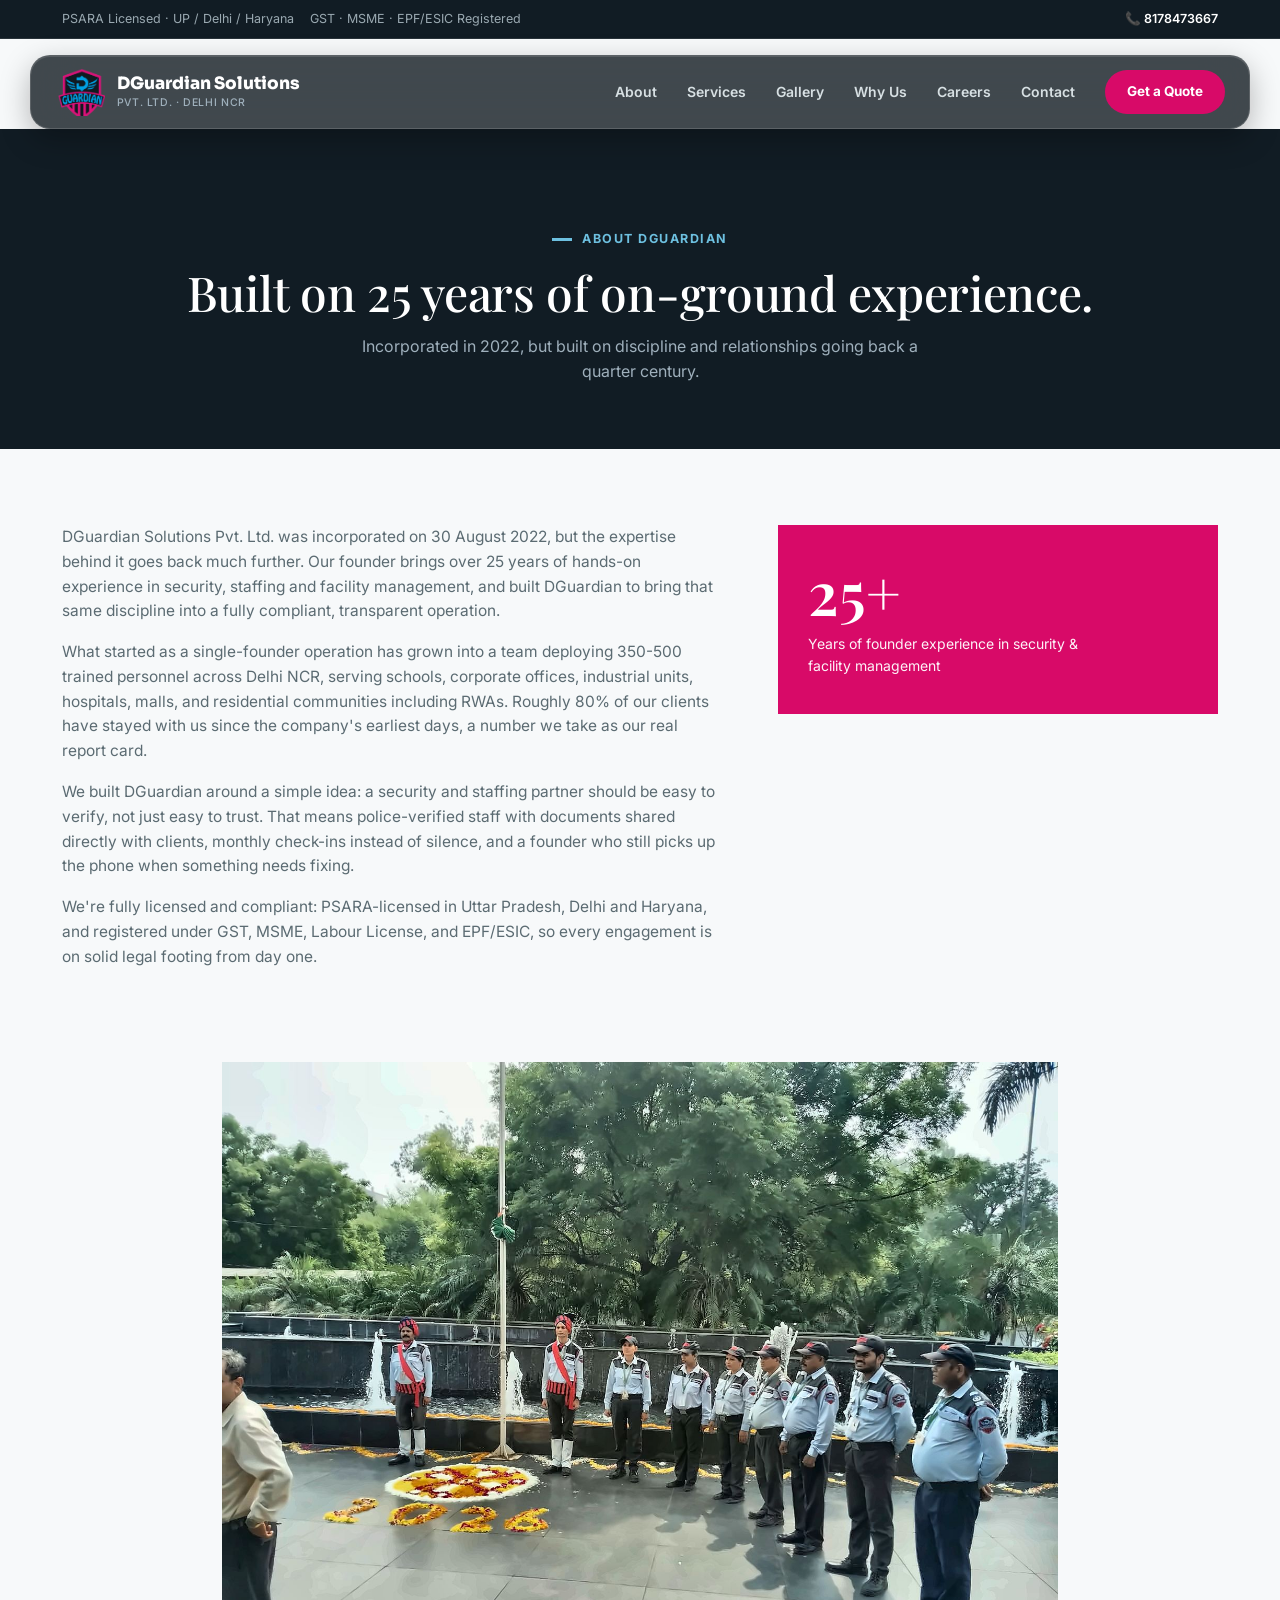
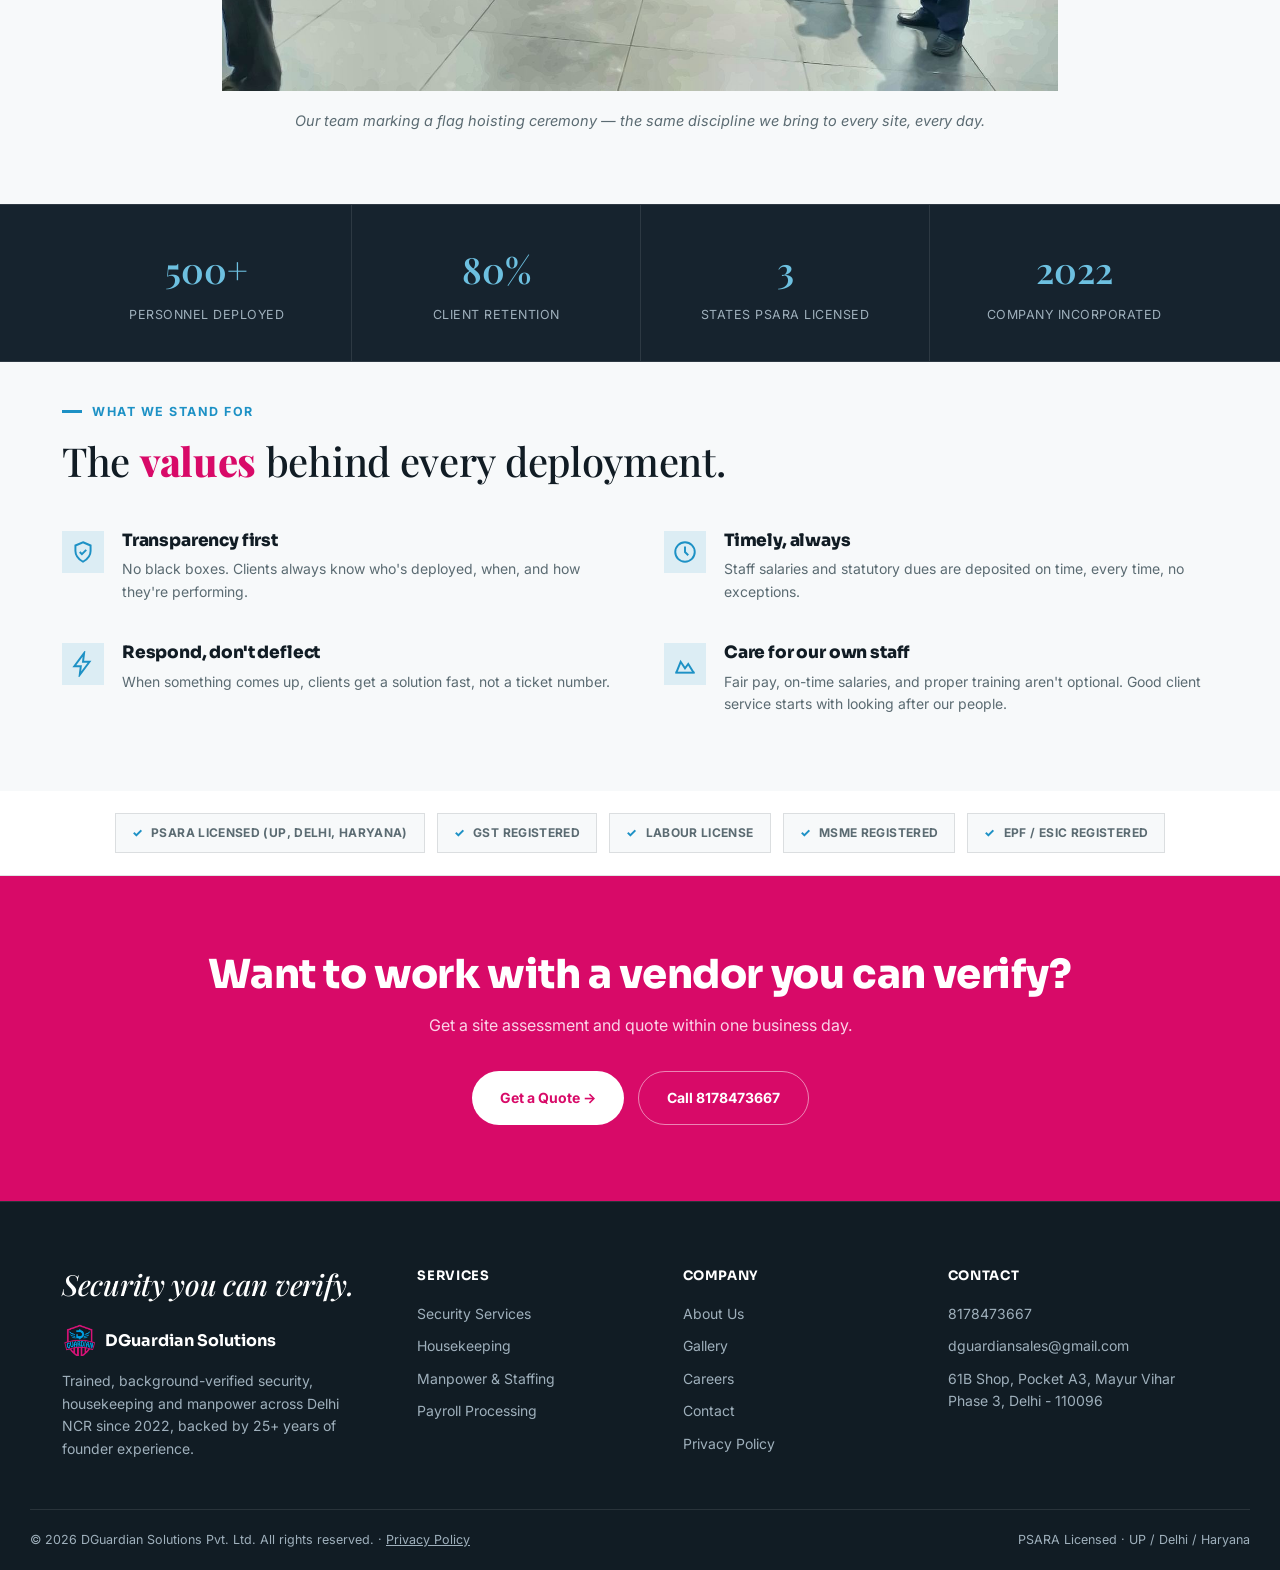
<file: about.html>
<!DOCTYPE html>
<html lang="en">
<head>
<meta charset="UTF-8">
<meta name="viewport" content="width=device-width, initial-scale=1.0">
<title>About Us | DGuardian Solutions Pvt. Ltd.</title>
<link rel="stylesheet" href="style.css">
</head>
<body>

<div class="topbar">
  <div class="wrap">
    <div class="badges">
      <span>PSARA Licensed · UP / Delhi / Haryana</span>
      <span>GST · MSME · EPF/ESIC Registered</span>
    </div>
    <div><a href="tel:+918178473667">📞 8178473667</a></div>
  </div>
</div>

<header class="nav">
  <div class="wrap navrow">
    <div class="brand">
      <a href="index.html" style="display:flex; align-items:center; gap:12px;">
      <img src="logo.png" alt="DGuardian Solutions logo">
      <div class="name">DGuardian Solutions<span>Pvt. Ltd. · Delhi NCR</span></div>
      </a>
    </div>
    <nav class="links">
      <a href="about.html">About</a>
      <a href="index.html#services">Services</a>
      <a href="gallery.html">Gallery</a>
      <a href="index.html#why">Why Us</a>
      <a href="careers.html">Careers</a>
      <a href="contact.html">Contact</a>
      <a href="contact.html" class="nav-cta">Get a Quote</a>
    </nav>
    <button class="burger">☰</button>
  </div>
</header>

<section class="page-hero">
  <div class="wrap">
    <div class="marker on-dark" style="justify-content:center;">About DGuardian</div>
    <h1>Built on 25 years of on-ground experience.</h1>
    <p>Incorporated in 2022, but built on discipline and relationships going back a quarter century.</p>
  </div>
</section>

<section>
  <div class="wrap">
    <div class="about-grid">
      <div class="about-copy">
        <p>DGuardian Solutions Pvt. Ltd. was incorporated on 30 August 2022, but the expertise behind it goes back much further. Our founder brings over 25 years of hands-on experience in security, staffing and facility management, and built DGuardian to bring that same discipline into a fully compliant, transparent operation.</p>
        <p>What started as a single-founder operation has grown into a team deploying 350-500 trained personnel across Delhi NCR, serving schools, corporate offices, industrial units, hospitals, malls, and residential communities including RWAs. Roughly 80% of our clients have stayed with us since the company's earliest days, a number we take as our real report card.</p>
        <p>We built DGuardian around a simple idea: a security and staffing partner should be easy to verify, not just easy to trust. That means police-verified staff with documents shared directly with clients, monthly check-ins instead of silence, and a founder who still picks up the phone when something needs fixing.</p>
        <p>We're fully licensed and compliant: PSARA-licensed in Uttar Pradesh, Delhi and Haryana, and registered under GST, MSME, Labour License, and EPF/ESIC, so every engagement is on solid legal footing from day one.</p>
      </div>
      <div class="founder-card">
        <div class="big-num">25+</div>
        <div class="cap">Years of founder experience in security &amp; facility management</div>
      </div>
    </div>
  </div>
</section>

<section class="photo-moment">
  <div class="wrap">
    <img src="flag-ceremony.jpg" alt="DGuardian Solutions staff at a flag hoisting ceremony">
    <p class="photo-caption">Our team marking a flag hoisting ceremony — the same discipline we bring to every site, every day.</p>
  </div>
</section>

<div class="stats-band">
  <div class="wrap row">
    <div class="cell"><div class="n">500+</div><div class="l">Personnel Deployed</div></div>
    <div class="cell"><div class="n">80%</div><div class="l">Client Retention</div></div>
    <div class="cell"><div class="n">3</div><div class="l">States PSARA Licensed</div></div>
    <div class="cell"><div class="n">2022</div><div class="l">Company Incorporated</div></div>
  </div>
</div>

<section class="why">
  <div class="wrap">
    <div class="sec-head">
      <div class="marker">What we stand for</div>
      <h2>The <span class="em">values</span> behind every deployment.</h2>
    </div>
    <div class="why-grid">
      <div class="why-item">
        <div class="icon-badge"><svg class="icon" viewBox="0 0 24 24" width="22" height="22"><path d="M12 3l7 3v5c0 4.5-3 7.7-7 10-4-2.3-7-5.5-7-10V6l7-3z"/><path d="M9 12l2 2 4-4"/></svg></div>
        <div><h4>Transparency first</h4><p>No black boxes. Clients always know who's deployed, when, and how they're performing.</p></div>
      </div>
      <div class="why-item">
        <div class="icon-badge"><svg class="icon" viewBox="0 0 24 24" width="22" height="22"><circle cx="12" cy="12" r="9"/><path d="M12 7v5l3 3"/></svg></div>
        <div><h4>Timely, always</h4><p>Staff salaries and statutory dues are deposited on time, every time, no exceptions.</p></div>
      </div>
      <div class="why-item">
        <div class="icon-badge"><svg class="icon" viewBox="0 0 24 24" width="22" height="22"><path d="M13 2L4 14h6l-1 8 9-12h-6l1-8z"/></svg></div>
        <div><h4>Respond, don't deflect</h4><p>When something comes up, clients get a solution fast, not a ticket number.</p></div>
      </div>
      <div class="why-item">
        <div class="icon-badge"><svg class="icon" viewBox="0 0 24 24" width="22" height="22"><path d="M4 20l4-10 4 6 3-4 5 8"/><path d="M3 20h18"/></svg></div>
        <div><h4>Care for our own staff</h4><p>Fair pay, on-time salaries, and proper training aren't optional. Good client service starts with looking after our people.</p></div>
      </div>
    </div>
  </div>
</section>

<div class="compliance">
  <div class="wrap">
    <div class="comp-chip"><span class="tick">✓</span> PSARA Licensed (UP, Delhi, Haryana)</div>
    <div class="comp-chip"><span class="tick">✓</span> GST Registered</div>
    <div class="comp-chip"><span class="tick">✓</span> Labour License</div>
    <div class="comp-chip"><span class="tick">✓</span> MSME Registered</div>
    <div class="comp-chip"><span class="tick">✓</span> EPF / ESIC Registered</div>
  </div>
</div>

<section class="cta-band">
  <div class="wrap">
    <h2>Want to work with a vendor you can verify?</h2>
    <p>Get a site assessment and quote within one business day.</p>
    <div class="cta-row">
      <a href="contact.html" class="btn btn-primary">Get a Quote →</a>
      <a href="tel:+918178473667" class="btn btn-outline">Call 8178473667</a>
    </div>
  </div>
</section>

<footer>
  <div class="wrap foot-grid">
    <div class="foot-col">
      <div class="foot-tagline">Security you can verify.</div>
      <div class="foot-brand"><img src="logo.png" alt="DGuardian logo"><span>DGuardian Solutions</span></div>
      <p>Trained, background-verified security, housekeeping and manpower across Delhi NCR since 2022, backed by 25+ years of founder experience.</p>
    </div>
    <div class="foot-col">
      <h5>Services</h5>
      <ul>
        <li><a href="index.html#services">Security Services</a></li>
        <li><a href="index.html#services">Housekeeping</a></li>
        <li><a href="index.html#services">Manpower &amp; Staffing</a></li>
        <li><a href="index.html#services">Payroll Processing</a></li>
      </ul>
    </div>
    <div class="foot-col">
      <h5>Company</h5>
      <ul>
        <li><a href="about.html">About Us</a></li>
        <li><a href="gallery.html">Gallery</a></li>
        <li><a href="careers.html">Careers</a></li>
        <li><a href="contact.html">Contact</a></li>
        <li><a href="privacy-policy.html">Privacy Policy</a></li>
      </ul>
    </div>
    <div class="foot-col">
      <h5>Contact</h5>
      <ul>
        <li><a href="tel:+918178473667">8178473667</a></li>
        <li><a href="mailto:dguardiansales@gmail.com">dguardiansales@gmail.com</a></li>
        <li>61B Shop, Pocket A3, Mayur Vihar Phase 3, Delhi - 110096</li>
      </ul>
    </div>
  </div>
  <div class="wrap foot-bottom">
    <span>© 2026 DGuardian Solutions Pvt. Ltd. All rights reserved. · <a href="privacy-policy.html" style="text-decoration:underline;">Privacy Policy</a></span>
    <span>PSARA Licensed · UP / Delhi / Haryana</span>
  </div>
</footer>

<script src="script.js"></script>
</body>
</html>
</file>
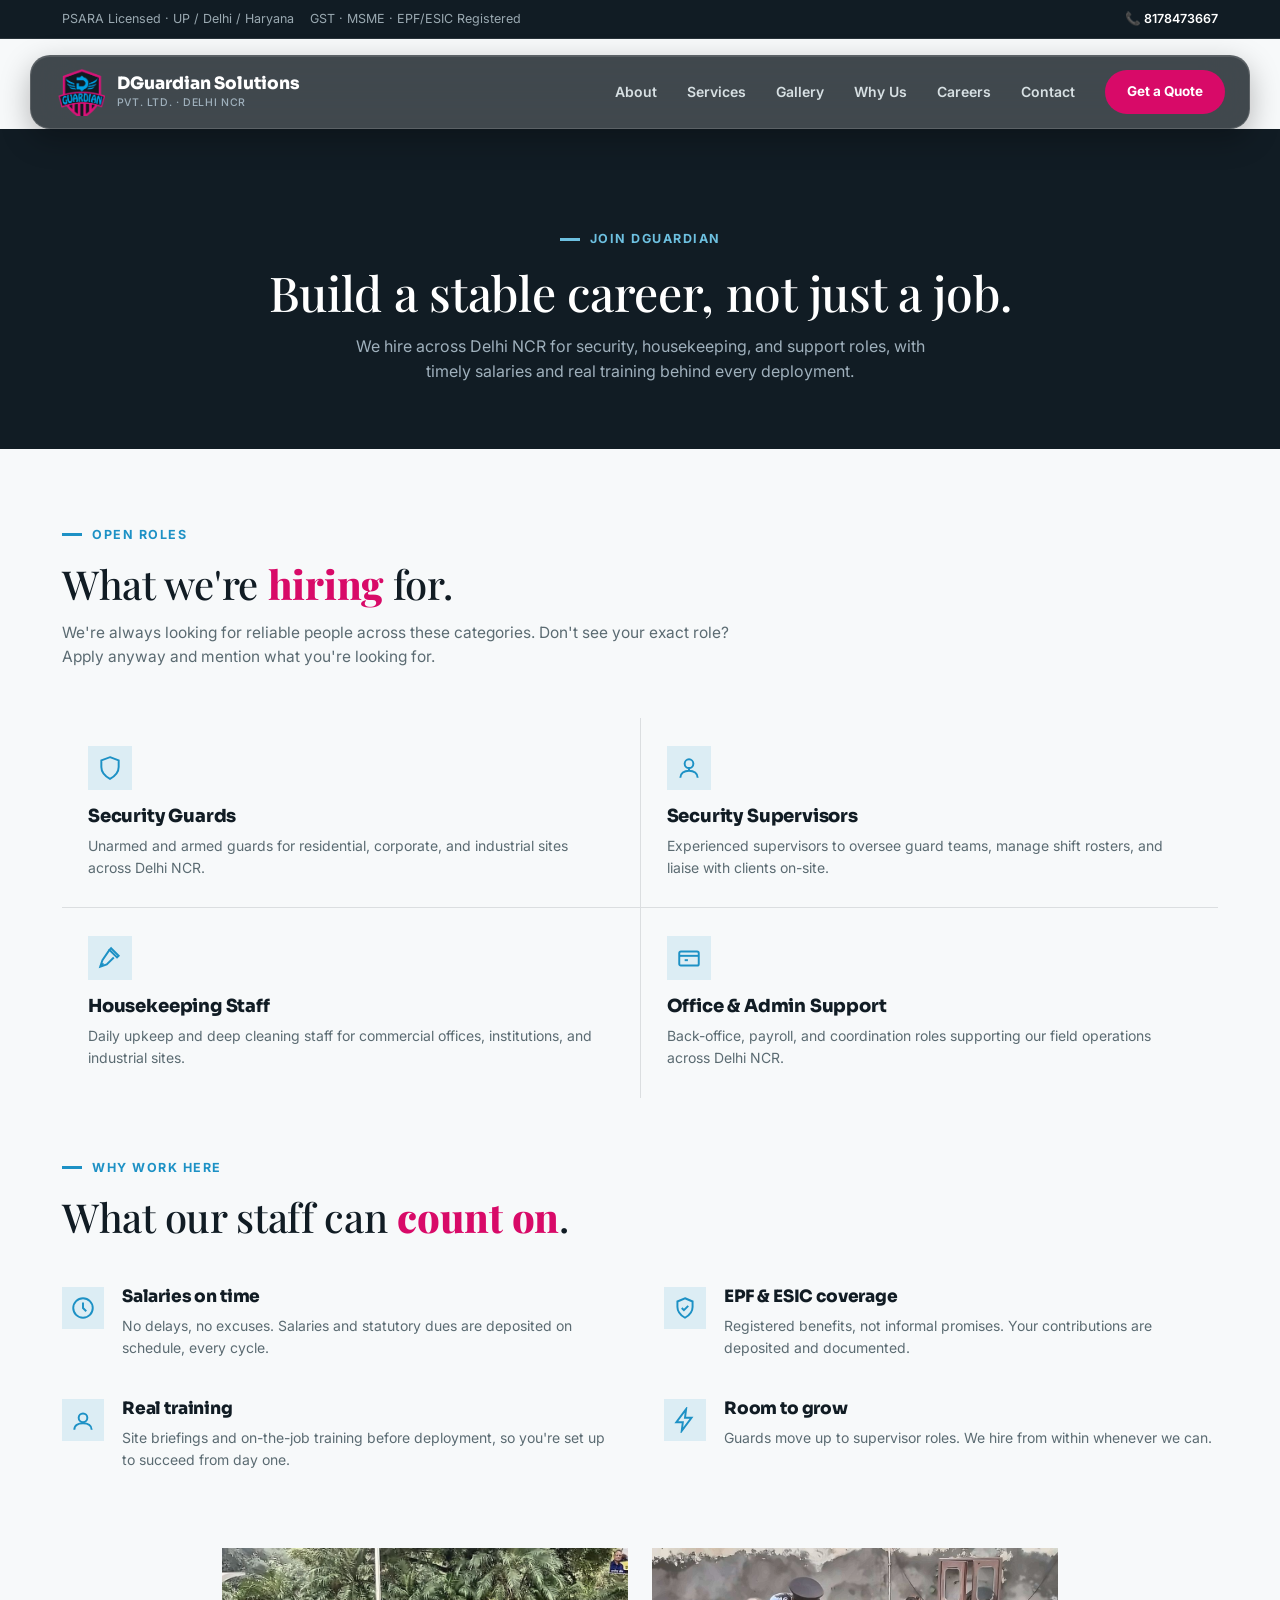
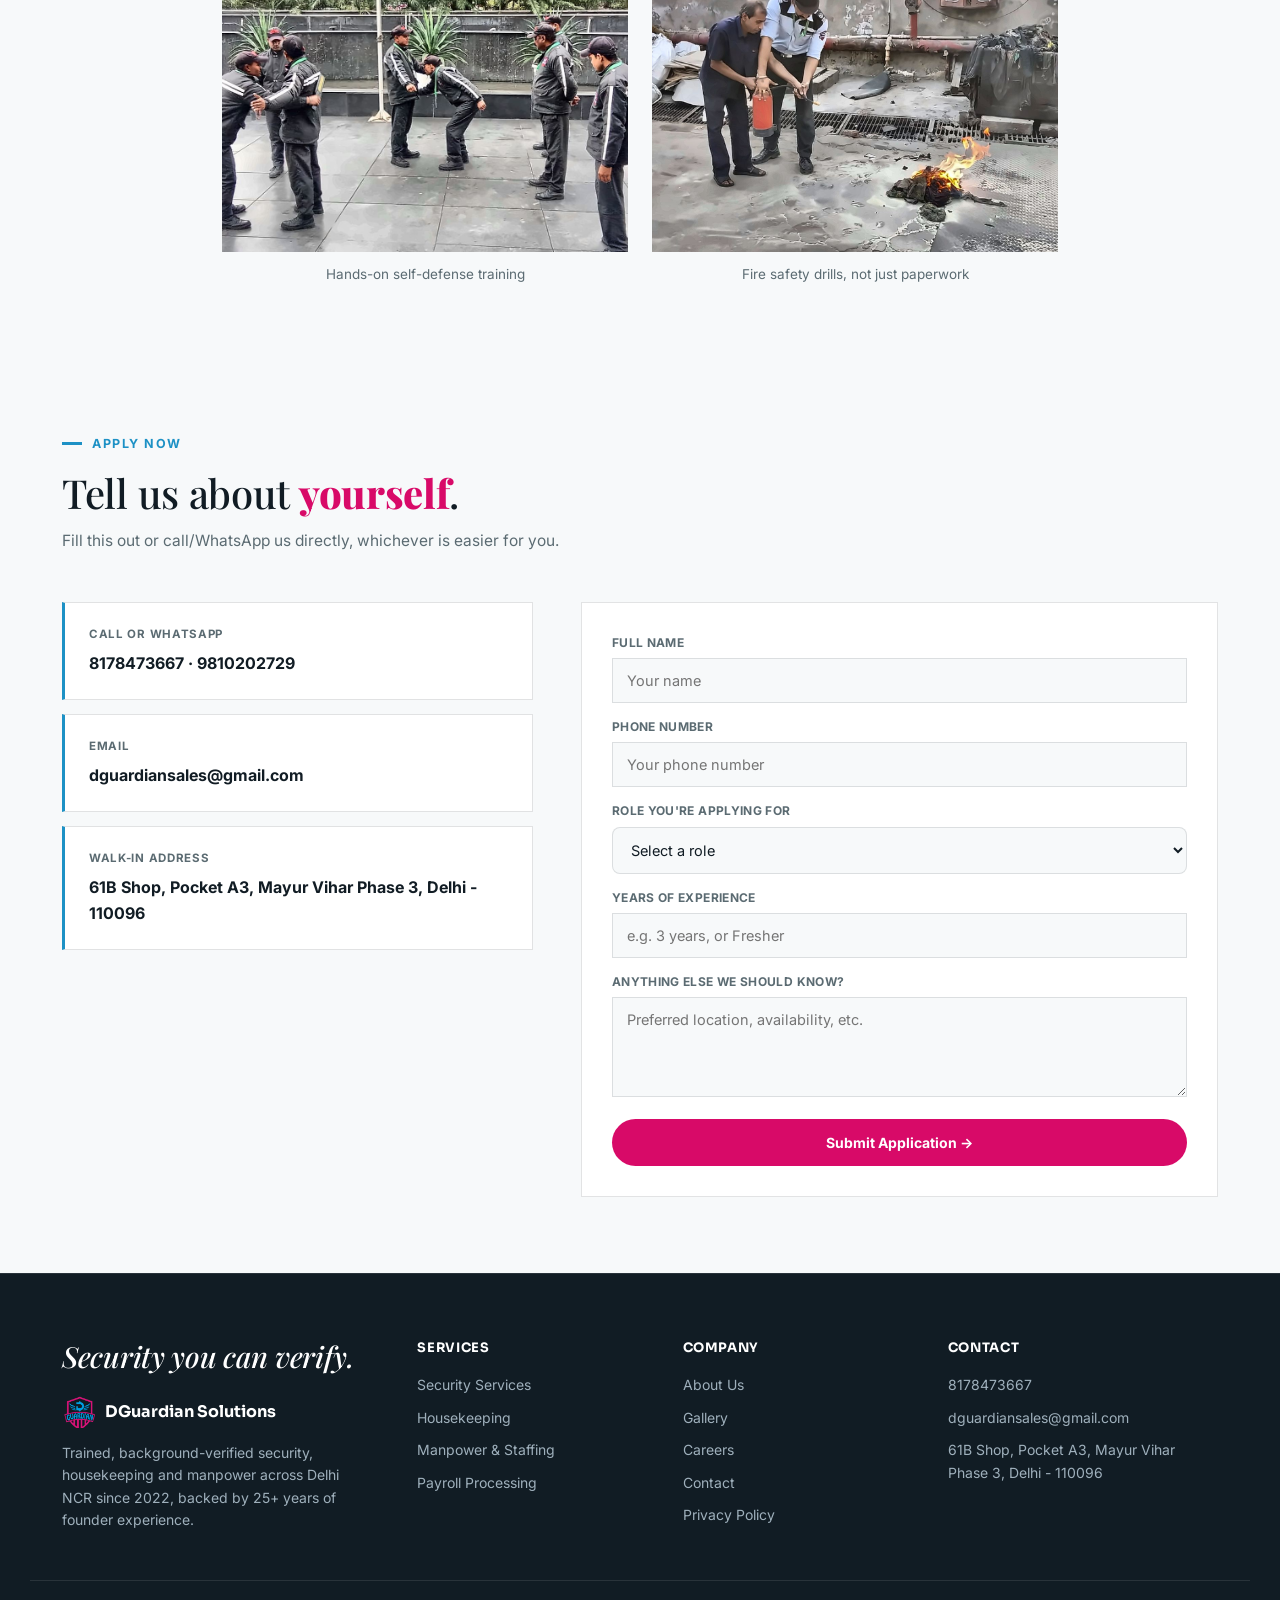
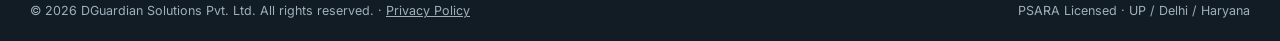
<file: careers.html>
<!DOCTYPE html>
<html lang="en">
<head>
<meta charset="UTF-8">
<meta name="viewport" content="width=device-width, initial-scale=1.0">
<title>Careers | DGuardian Solutions Pvt. Ltd.</title>
<link rel="stylesheet" href="style.css">
</head>
<body>

<div class="topbar">
  <div class="wrap">
    <div class="badges">
      <span>PSARA Licensed · UP / Delhi / Haryana</span>
      <span>GST · MSME · EPF/ESIC Registered</span>
    </div>
    <div><a href="tel:+918178473667">📞 8178473667</a></div>
  </div>
</div>

<header class="nav">
  <div class="wrap navrow">
    <div class="brand">
      <a href="index.html" style="display:flex; align-items:center; gap:12px;">
      <img src="logo.png" alt="DGuardian Solutions logo">
      <div class="name">DGuardian Solutions<span>Pvt. Ltd. · Delhi NCR</span></div>
      </a>
    </div>
    <nav class="links">
      <a href="about.html">About</a>
      <a href="index.html#services">Services</a>
      <a href="gallery.html">Gallery</a>
      <a href="index.html#why">Why Us</a>
      <a href="careers.html">Careers</a>
      <a href="contact.html">Contact</a>
      <a href="contact.html" class="nav-cta">Get a Quote</a>
    </nav>
    <button class="burger">☰</button>
  </div>
</header>

<section class="page-hero">
  <div class="wrap">
    <div class="marker on-dark" style="justify-content:center;">Join DGuardian</div>
    <h1>Build a stable career, not just a job.</h1>
    <p>We hire across Delhi NCR for security, housekeeping, and support roles, with timely salaries and real training behind every deployment.</p>
  </div>
</section>

<section class="roles-tight">
  <div class="wrap">
    <div class="sec-head">
      <div class="marker">Open Roles</div>
      <h2>What we're <span class="em">hiring</span> for.</h2>
      <p>We're always looking for reliable people across these categories. Don't see your exact role? Apply anyway and mention what you're looking for.</p>
    </div>
    <div class="role-grid">
      <div class="role-card">
        <div class="icon-badge"><svg class="icon" viewBox="0 0 24 24" width="22" height="22"><path d="M12 2l8 3v6c0 5-3.5 8.5-8 11-4.5-2.5-8-6-8-11V5l8-3z"/></svg></div>
        <h3>Security Guards</h3>
        <p>Unarmed and armed guards for residential, corporate, and industrial sites across Delhi NCR.</p>
      </div>
      <div class="role-card">
        <div class="icon-badge"><svg class="icon" viewBox="0 0 24 24" width="22" height="22"><circle cx="12" cy="8" r="4"/><path d="M4 21c0-4 3.5-6.5 8-6.5s8 2.5 8 6.5"/><path d="M12 14v-2"/></svg></div>
        <h3>Security Supervisors</h3>
        <p>Experienced supervisors to oversee guard teams, manage shift rosters, and liaise with clients on-site.</p>
      </div>
      <div class="role-card">
        <div class="icon-badge"><svg class="icon" viewBox="0 0 24 24" width="22" height="22"><path d="M13 3l7 7-1.5 1.5L11.5 4.5z"/><path d="M11.5 4.5L5 14l-2 6 6-2 6.5-6.5"/><path d="M3 20l3-3"/></svg></div>
        <h3>Housekeeping Staff</h3>
        <p>Daily upkeep and deep cleaning staff for commercial offices, institutions, and industrial sites.</p>
      </div>
      <div class="role-card">
        <div class="icon-badge"><svg class="icon" viewBox="0 0 24 24" width="22" height="22"><rect x="3" y="6" width="18" height="13" rx="1.5"/><path d="M3 10h18"/><path d="M8 14h3"/></svg></div>
        <h3>Office &amp; Admin Support</h3>
        <p>Back-office, payroll, and coordination roles supporting our field operations across Delhi NCR.</p>
      </div>
    </div>
  </div>
</section>

<section class="why">
  <div class="wrap">
    <div class="sec-head">
      <div class="marker">Why work here</div>
      <h2>What our staff can <span class="em">count on</span>.</h2>
    </div>
    <div class="why-grid">
      <div class="why-item">
        <div class="icon-badge"><svg class="icon" viewBox="0 0 24 24" width="22" height="22"><circle cx="12" cy="12" r="9"/><path d="M12 7v5l3 3"/></svg></div>
        <div><h4>Salaries on time</h4><p>No delays, no excuses. Salaries and statutory dues are deposited on schedule, every cycle.</p></div>
      </div>
      <div class="why-item">
        <div class="icon-badge"><svg class="icon" viewBox="0 0 24 24" width="22" height="22"><path d="M12 3l7 3v5c0 4.5-3 7.7-7 10-4-2.3-7-5.5-7-10V6l7-3z"/><path d="M9 12l2 2 4-4"/></svg></div>
        <div><h4>EPF &amp; ESIC coverage</h4><p>Registered benefits, not informal promises. Your contributions are deposited and documented.</p></div>
      </div>
      <div class="why-item">
        <div class="icon-badge"><svg class="icon" viewBox="0 0 24 24" width="22" height="22"><path d="M12 14a4 4 0 100-8 4 4 0 000 8z"/><path d="M4 21c0-4 3.5-6 8-6s8 2 8 6"/></svg></div>
        <div><h4>Real training</h4><p>Site briefings and on-the-job training before deployment, so you're set up to succeed from day one.</p></div>
      </div>
      <div class="why-item">
        <div class="icon-badge"><svg class="icon" viewBox="0 0 24 24" width="22" height="22"><path d="M13 2L4 14h6l-1 8 9-12h-6l1-8z"/></svg></div>
        <div><h4>Room to grow</h4><p>Guards move up to supervisor roles. We hire from within whenever we can.</p></div>
      </div>
    </div>
  </div>
</section>

<section class="photo-moment">
  <div class="wrap">
    <div class="photo-pair">
      <figure>
        <img src="training-huddle.jpg" alt="DGuardian security staff during self-defense training drill">
        <figcaption>Hands-on self-defense training</figcaption>
      </figure>
      <figure>
        <img src="fire-drill.jpg" alt="DGuardian staff practicing fire extinguisher use during safety training">
        <figcaption>Fire safety drills, not just paperwork</figcaption>
      </figure>
    </div>
  </div>
</section>

<section class="contact reveal" id="apply">
  <div class="wrap">
    <div class="sec-head">
      <div class="marker">Apply now</div>
      <h2>Tell us about <span class="em">yourself</span>.</h2>
      <p>Fill this out or call/WhatsApp us directly, whichever is easier for you.</p>
    </div>
    <div class="contact-grid">
      <div>
        <div class="contact-card">
          <div class="k">Call or WhatsApp</div>
          <div class="v"><a href="tel:+918178473667">8178473667</a> · <a href="tel:+919810202729">9810202729</a></div>
        </div>
        <div class="contact-card">
          <div class="k">Email</div>
          <div class="v"><a href="mailto:dguardiansales@gmail.com">dguardiansales@gmail.com</a></div>
        </div>
        <div class="contact-card">
          <div class="k">Walk-in Address</div>
          <div class="v">61B Shop, Pocket A3, Mayur Vihar Phase 3, Delhi - 110096</div>
        </div>
      </div>
      <form class="form netlify-ajax-form" name="careers-application" method="POST" data-netlify="true" netlify-honeypot="bot-field" data-success-message="Thanks! Your application has been received. Our team will contact you shortly.">
        <input type="hidden" name="form-name" value="careers-application">
        <p style="display:none;"><label>Don't fill this out: <input name="bot-field"></label></p>
        <label>Full Name</label>
        <input type="text" name="name" placeholder="Your name" required>
        <label>Phone Number</label>
        <input type="tel" name="phone" placeholder="Your phone number" required>
        <label>Role You're Applying For</label>
        <select name="role" required style="width:100%; background:var(--white); border:1px solid var(--line-light); padding:13px 14px; color:var(--ink); font-family:'Inter',sans-serif; font-size:14.5px; margin-bottom:14px; border-radius:8px;">
          <option value="">Select a role</option>
          <option value="Security Guard">Security Guard</option>
          <option value="Security Supervisor">Security Supervisor</option>
          <option value="Housekeeping Staff">Housekeeping Staff</option>
          <option value="Office / Admin Support">Office / Admin Support</option>
          <option value="Other">Other</option>
        </select>
        <label>Years of Experience</label>
        <input type="text" name="experience" placeholder="e.g. 3 years, or Fresher">
        <label>Anything else we should know?</label>
        <textarea name="message" placeholder="Preferred location, availability, etc."></textarea>
        <button type="submit" class="btn btn-primary" style="width:100%; justify-content:center;">Submit Application →</button>
        <p class="form-status" style="margin-top:14px; font-size:14px; display:none;"></p>
      </form>
    </div>
  </div>
</section>

<footer>
  <div class="wrap foot-grid">
    <div class="foot-col">
      <div class="foot-tagline">Security you can verify.</div>
      <div class="foot-brand"><img src="logo.png" alt="DGuardian logo"><span>DGuardian Solutions</span></div>
      <p>Trained, background-verified security, housekeeping and manpower across Delhi NCR since 2022, backed by 25+ years of founder experience.</p>
    </div>
    <div class="foot-col">
      <h5>Services</h5>
      <ul>
        <li><a href="index.html#services">Security Services</a></li>
        <li><a href="index.html#services">Housekeeping</a></li>
        <li><a href="index.html#services">Manpower &amp; Staffing</a></li>
        <li><a href="index.html#services">Payroll Processing</a></li>
      </ul>
    </div>
    <div class="foot-col">
      <h5>Company</h5>
      <ul>
        <li><a href="about.html">About Us</a></li>
        <li><a href="gallery.html">Gallery</a></li>
        <li><a href="careers.html">Careers</a></li>
        <li><a href="contact.html">Contact</a></li>
        <li><a href="privacy-policy.html">Privacy Policy</a></li>
      </ul>
    </div>
    <div class="foot-col">
      <h5>Contact</h5>
      <ul>
        <li><a href="tel:+918178473667">8178473667</a></li>
        <li><a href="mailto:dguardiansales@gmail.com">dguardiansales@gmail.com</a></li>
        <li>61B Shop, Pocket A3, Mayur Vihar Phase 3, Delhi - 110096</li>
      </ul>
    </div>
  </div>
  <div class="wrap foot-bottom">
    <span>© 2026 DGuardian Solutions Pvt. Ltd. All rights reserved. · <a href="privacy-policy.html" style="text-decoration:underline;">Privacy Policy</a></span>
    <span>PSARA Licensed · UP / Delhi / Haryana</span>
  </div>
</footer>

<script src="script.js"></script>
</body>
</html>
</file>
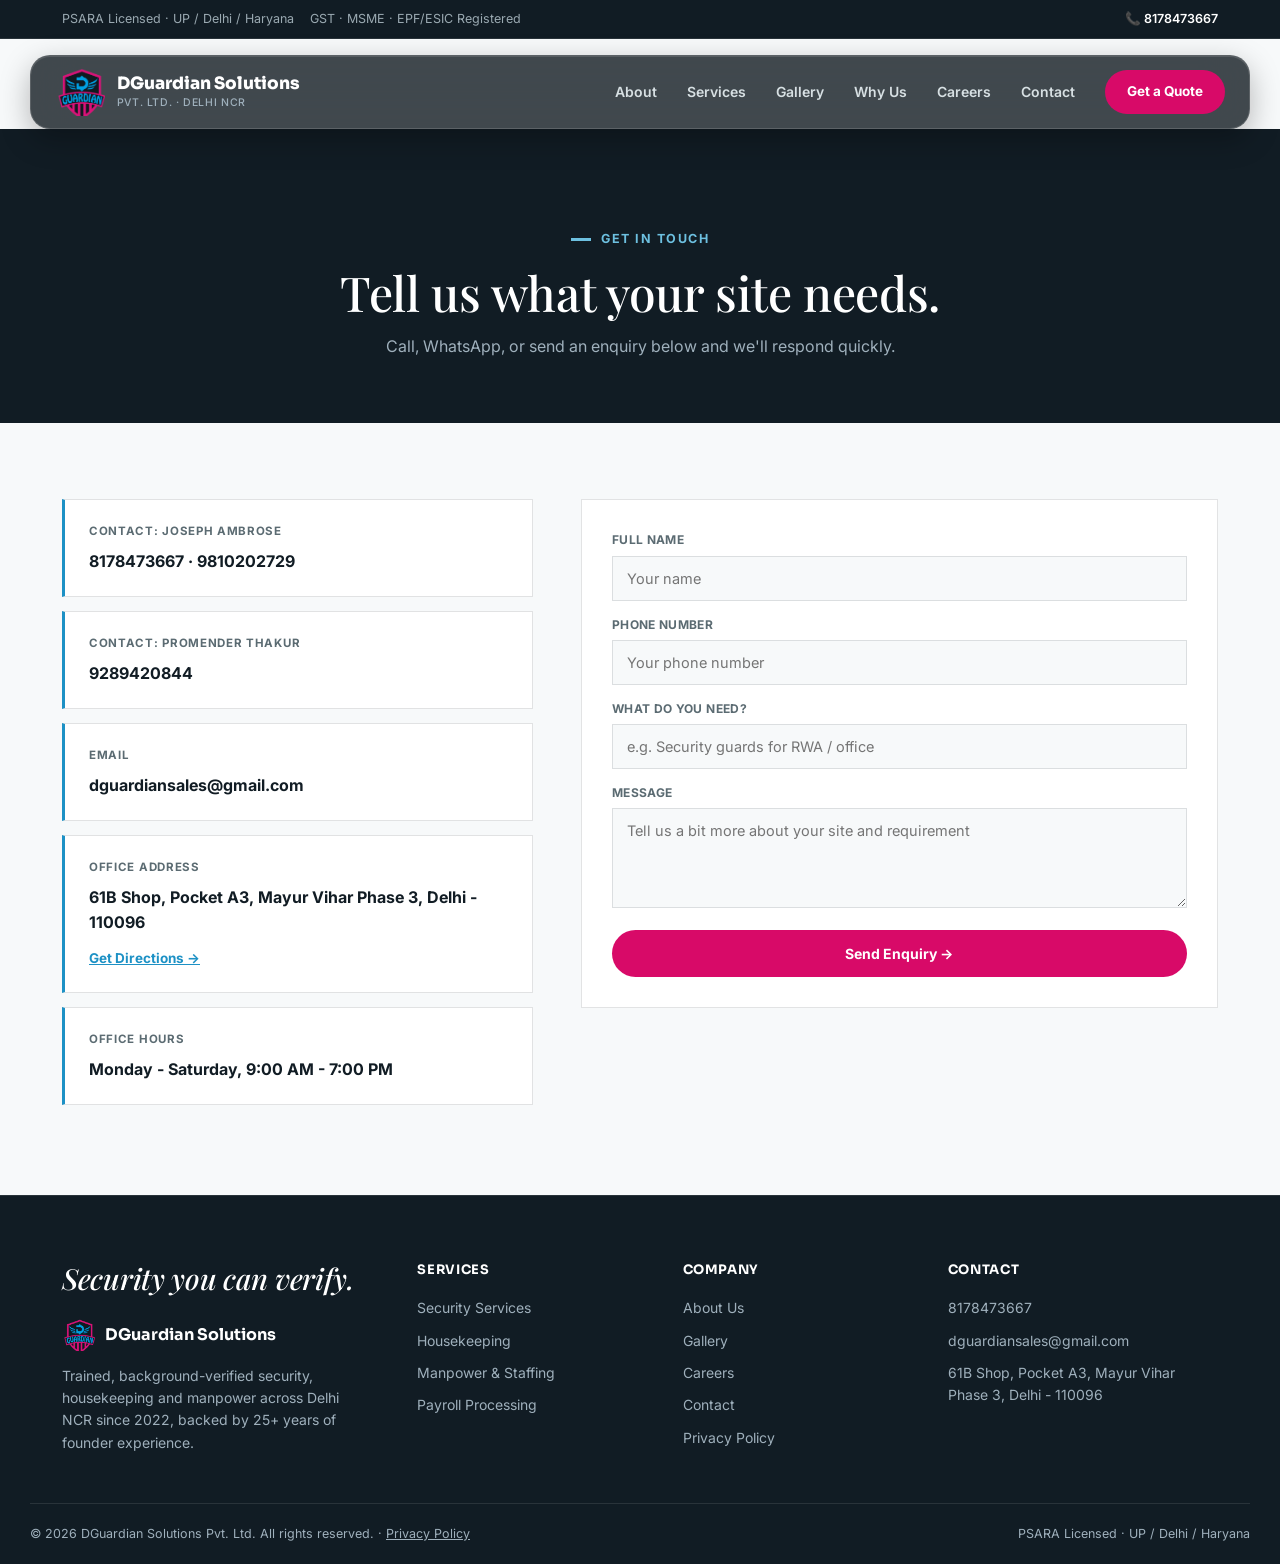
<file: contact.html>
<!DOCTYPE html>
<html lang="en">
<head>
<meta charset="UTF-8">
<meta name="viewport" content="width=device-width, initial-scale=1.0">
<title>Contact Us | DGuardian Solutions Pvt. Ltd.</title>
<link rel="stylesheet" href="style.css">
</head>
<body>

<div class="topbar">
  <div class="wrap">
    <div class="badges">
      <span>PSARA Licensed · UP / Delhi / Haryana</span>
      <span>GST · MSME · EPF/ESIC Registered</span>
    </div>
    <div><a href="tel:+918178473667">📞 8178473667</a></div>
  </div>
</div>

<header class="nav">
  <div class="wrap navrow">
    <div class="brand">
      <a href="index.html" style="display:flex; align-items:center; gap:12px;">
      <img src="logo.png" alt="DGuardian Solutions logo">
      <div class="name">DGuardian Solutions<span>Pvt. Ltd. · Delhi NCR</span></div>
      </a>
    </div>
    <nav class="links">
      <a href="about.html">About</a>
      <a href="index.html#services">Services</a>
      <a href="gallery.html">Gallery</a>
      <a href="index.html#why">Why Us</a>
      <a href="careers.html">Careers</a>
      <a href="contact.html">Contact</a>
      <a href="contact.html" class="nav-cta">Get a Quote</a>
    </nav>
    <button class="burger">☰</button>
  </div>
</header>

<section class="page-hero">
  <div class="wrap">
    <div class="marker on-dark" style="justify-content:center;">Get in touch</div>
    <h1>Tell us what your site needs.</h1>
    <p>Call, WhatsApp, or send an enquiry below and we'll respond quickly.</p>
  </div>
</section>

<section class="contact reveal" id="contact">
  <div class="wrap">
    <div class="contact-grid">
      <div>
        <div class="contact-card">
          <div class="k">Contact: Joseph Ambrose</div>
          <div class="v"><a href="tel:+918178473667">8178473667</a> · <a href="tel:+919810202729">9810202729</a></div>
        </div>
        <div class="contact-card">
          <div class="k">Contact: Promender Thakur</div>
          <div class="v"><a href="tel:+919289420844">9289420844</a></div>
        </div>
        <div class="contact-card">
          <div class="k">Email</div>
          <div class="v"><a href="mailto:dguardiansales@gmail.com">dguardiansales@gmail.com</a></div>
        </div>
        <div class="contact-card">
          <div class="k">Office Address</div>
          <div class="v">61B Shop, Pocket A3, Mayur Vihar Phase 3, Delhi - 110096</div>
          <a href="https://www.google.com/maps/search/?api=1&query=DGuardian+Solutions+Pvt+Ltd&query_place_id=ChIJAQCd3yPlDDkRwqY094xTRow" target="_blank" rel="noopener" style="display:inline-block; margin-top:12px; font-size:13.5px; font-weight:700; color:var(--blue); text-decoration:underline;">Get Directions →</a>
        </div>
        <div class="contact-card">
          <div class="k">Office Hours</div>
          <div class="v">Monday - Saturday, 9:00 AM - 7:00 PM</div>
        </div>
      </div>
      <form class="form netlify-ajax-form" name="contact" method="POST" data-netlify="true" netlify-honeypot="bot-field" data-success-message="Thanks! Your enquiry has been sent. We will get back to you shortly.">
        <input type="hidden" name="form-name" value="contact">
        <p style="display:none;"><label>Don't fill this out: <input name="bot-field"></label></p>
        <label>Full Name</label>
        <input type="text" name="name" placeholder="Your name" required>
        <label>Phone Number</label>
        <input type="tel" name="phone" placeholder="Your phone number" required>
        <label>What do you need?</label>
        <input type="text" name="need" placeholder="e.g. Security guards for RWA / office">
        <label>Message</label>
        <textarea name="message" placeholder="Tell us a bit more about your site and requirement"></textarea>
        <button type="submit" class="btn btn-primary" style="width:100%; justify-content:center;">Send Enquiry →</button>
        <p class="form-status" style="margin-top:14px; font-size:14px; display:none;"></p>
      </form>
    </div>
  </div>
</section>

<footer>
  <div class="wrap foot-grid">
    <div class="foot-col">
      <div class="foot-tagline">Security you can verify.</div>
      <div class="foot-brand"><img src="logo.png" alt="DGuardian logo"><span>DGuardian Solutions</span></div>
      <p>Trained, background-verified security, housekeeping and manpower across Delhi NCR since 2022, backed by 25+ years of founder experience.</p>
    </div>
    <div class="foot-col">
      <h5>Services</h5>
      <ul>
        <li><a href="index.html#services">Security Services</a></li>
        <li><a href="index.html#services">Housekeeping</a></li>
        <li><a href="index.html#services">Manpower &amp; Staffing</a></li>
        <li><a href="index.html#services">Payroll Processing</a></li>
      </ul>
    </div>
    <div class="foot-col">
      <h5>Company</h5>
      <ul>
        <li><a href="about.html">About Us</a></li>
        <li><a href="gallery.html">Gallery</a></li>
        <li><a href="careers.html">Careers</a></li>
        <li><a href="contact.html">Contact</a></li>
        <li><a href="privacy-policy.html">Privacy Policy</a></li>
      </ul>
    </div>
    <div class="foot-col">
      <h5>Contact</h5>
      <ul>
        <li><a href="tel:+918178473667">8178473667</a></li>
        <li><a href="mailto:dguardiansales@gmail.com">dguardiansales@gmail.com</a></li>
        <li>61B Shop, Pocket A3, Mayur Vihar Phase 3, Delhi - 110096</li>
      </ul>
    </div>
  </div>
  <div class="wrap foot-bottom">
    <span>© 2026 DGuardian Solutions Pvt. Ltd. All rights reserved. · <a href="privacy-policy.html" style="text-decoration:underline;">Privacy Policy</a></span>
    <span>PSARA Licensed · UP / Delhi / Haryana</span>
  </div>
</footer>

<script src="script.js"></script>
</body>
</html>
</file>
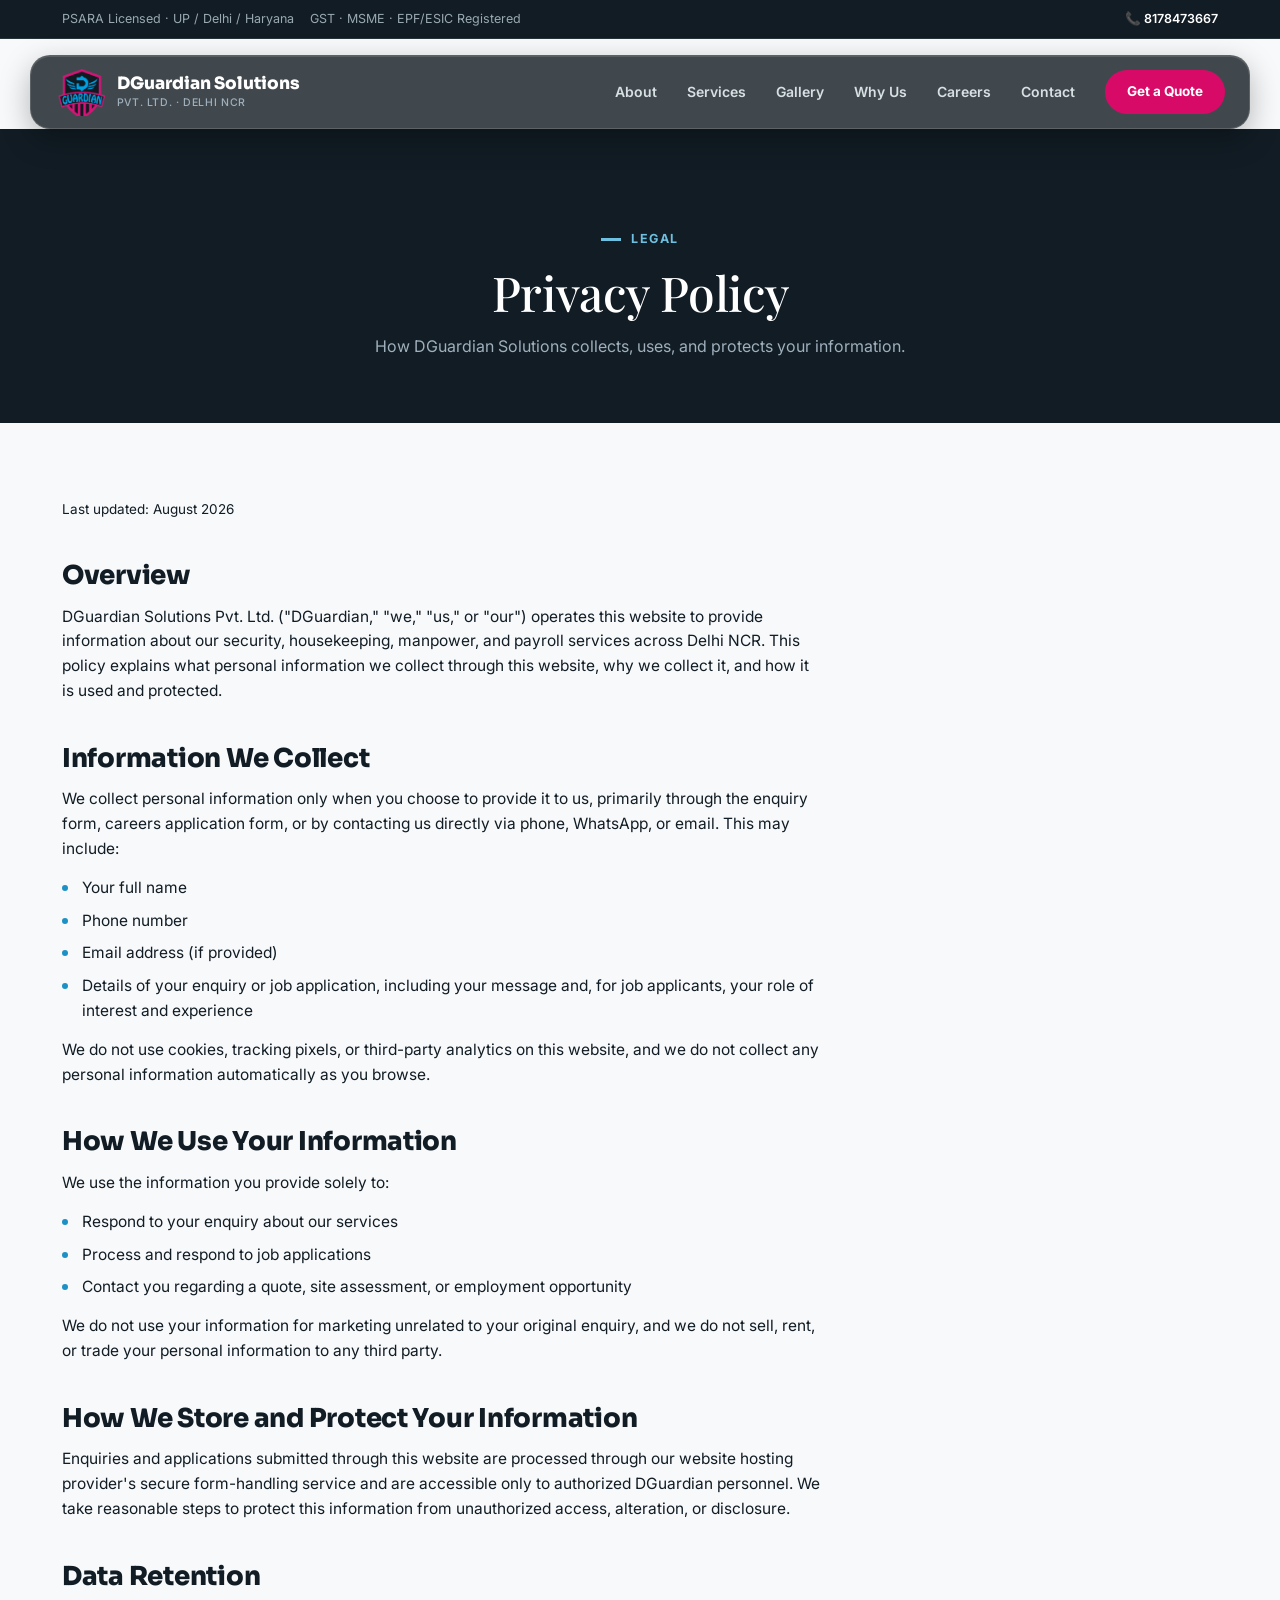
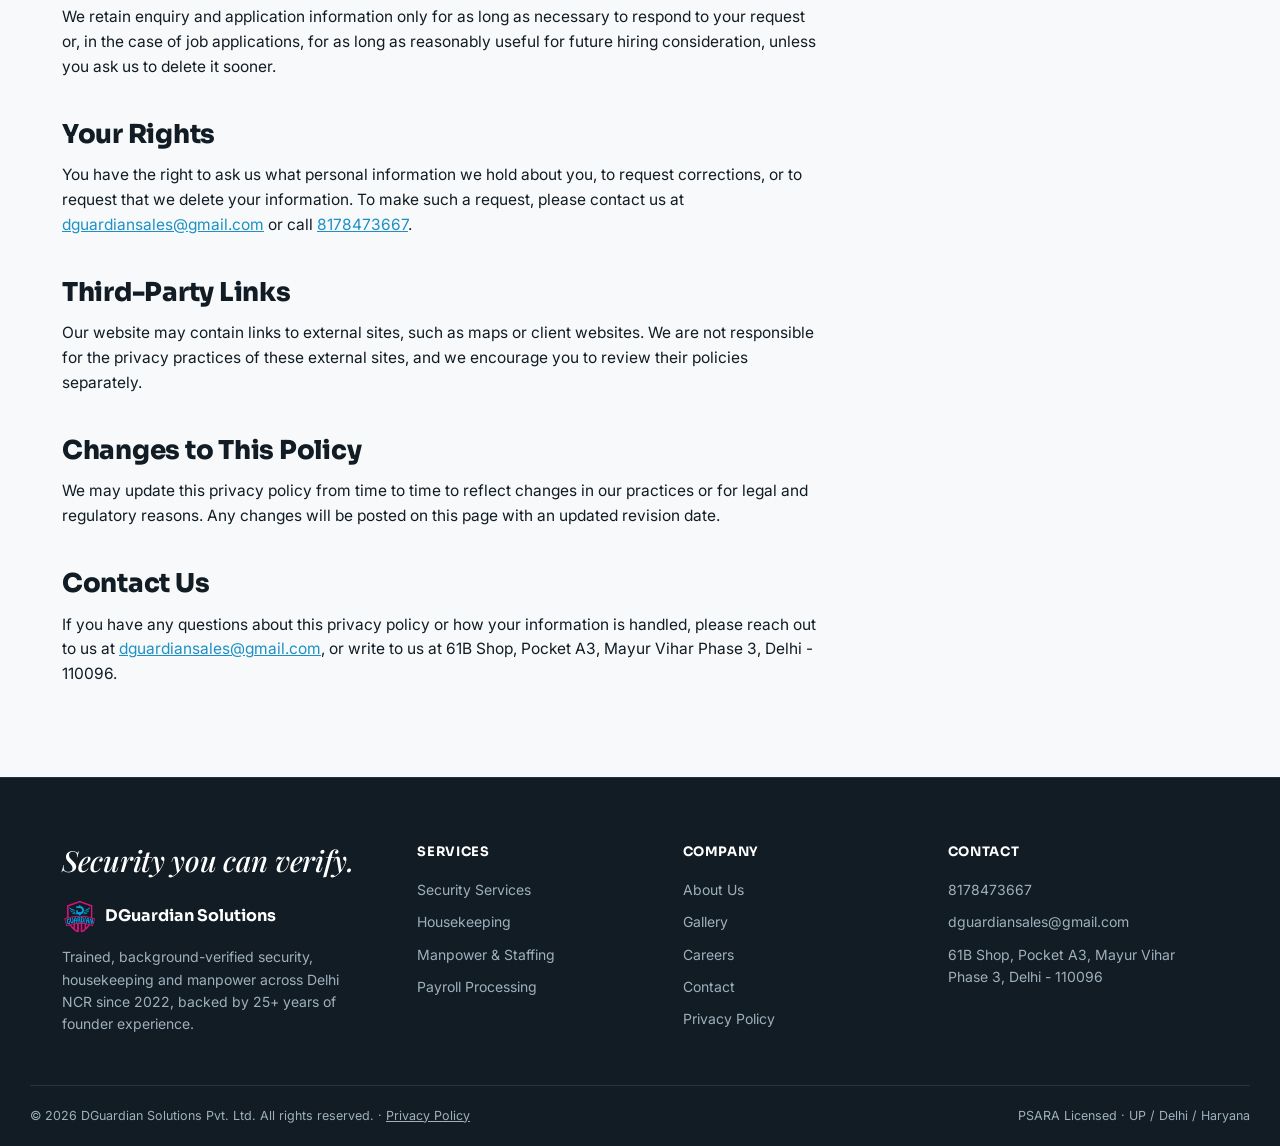
<file: privacy-policy.html>
<!DOCTYPE html>
<html lang="en">
<head>
<meta charset="UTF-8">
<meta name="viewport" content="width=device-width, initial-scale=1.0">
<title>Privacy Policy | DGuardian Solutions Pvt. Ltd.</title>
<link rel="stylesheet" href="style.css">
</head>
<body>

<div class="topbar">
  <div class="wrap">
    <div class="badges">
      <span>PSARA Licensed · UP / Delhi / Haryana</span>
      <span>GST · MSME · EPF/ESIC Registered</span>
    </div>
    <div><a href="tel:+918178473667">📞 8178473667</a></div>
  </div>
</div>

<header class="nav">
  <div class="wrap navrow">
    <div class="brand">
      <a href="index.html" style="display:flex; align-items:center; gap:12px;">
      <img src="logo.png" alt="DGuardian Solutions logo">
      <div class="name">DGuardian Solutions<span>Pvt. Ltd. · Delhi NCR</span></div>
      </a>
    </div>
    <nav class="links">
      <a href="about.html">About</a>
      <a href="index.html#services">Services</a>
      <a href="gallery.html">Gallery</a>
      <a href="index.html#why">Why Us</a>
      <a href="careers.html">Careers</a>
      <a href="contact.html">Contact</a>
      <a href="contact.html" class="nav-cta">Get a Quote</a>
    </nav>
    <button class="burger">☰</button>
  </div>
</header>

<section class="page-hero">
  <div class="wrap">
    <div class="marker on-dark" style="justify-content:center;">Legal</div>
    <h1>Privacy Policy</h1>
    <p>How DGuardian Solutions collects, uses, and protects your information.</p>
  </div>
</section>

<section>
  <div class="wrap">
    <div class="legal-content">
      <p class="updated">Last updated: August 2026</p>

      <h2>Overview</h2>
      <p>DGuardian Solutions Pvt. Ltd. ("DGuardian," "we," "us," or "our") operates this website to provide information about our security, housekeeping, manpower, and payroll services across Delhi NCR. This policy explains what personal information we collect through this website, why we collect it, and how it is used and protected.</p>

      <h2>Information We Collect</h2>
      <p>We collect personal information only when you choose to provide it to us, primarily through the enquiry form, careers application form, or by contacting us directly via phone, WhatsApp, or email. This may include:</p>
      <ul>
        <li>Your full name</li>
        <li>Phone number</li>
        <li>Email address (if provided)</li>
        <li>Details of your enquiry or job application, including your message and, for job applicants, your role of interest and experience</li>
      </ul>
      <p>We do not use cookies, tracking pixels, or third-party analytics on this website, and we do not collect any personal information automatically as you browse.</p>

      <h2>How We Use Your Information</h2>
      <p>We use the information you provide solely to:</p>
      <ul>
        <li>Respond to your enquiry about our services</li>
        <li>Process and respond to job applications</li>
        <li>Contact you regarding a quote, site assessment, or employment opportunity</li>
      </ul>
      <p>We do not use your information for marketing unrelated to your original enquiry, and we do not sell, rent, or trade your personal information to any third party.</p>

      <h2>How We Store and Protect Your Information</h2>
      <p>Enquiries and applications submitted through this website are processed through our website hosting provider's secure form-handling service and are accessible only to authorized DGuardian personnel. We take reasonable steps to protect this information from unauthorized access, alteration, or disclosure.</p>

      <h2>Data Retention</h2>
      <p>We retain enquiry and application information only for as long as necessary to respond to your request or, in the case of job applications, for as long as reasonably useful for future hiring consideration, unless you ask us to delete it sooner.</p>

      <h2>Your Rights</h2>
      <p>You have the right to ask us what personal information we hold about you, to request corrections, or to request that we delete your information. To make such a request, please contact us at <a href="mailto:dguardiansales@gmail.com" style="color:var(--blue); text-decoration:underline;">dguardiansales@gmail.com</a> or call <a href="tel:+918178473667" style="color:var(--blue); text-decoration:underline;">8178473667</a>.</p>

      <h2>Third-Party Links</h2>
      <p>Our website may contain links to external sites, such as maps or client websites. We are not responsible for the privacy practices of these external sites, and we encourage you to review their policies separately.</p>

      <h2>Changes to This Policy</h2>
      <p>We may update this privacy policy from time to time to reflect changes in our practices or for legal and regulatory reasons. Any changes will be posted on this page with an updated revision date.</p>

      <h2>Contact Us</h2>
      <p>If you have any questions about this privacy policy or how your information is handled, please reach out to us at <a href="mailto:dguardiansales@gmail.com" style="color:var(--blue); text-decoration:underline;">dguardiansales@gmail.com</a>, or write to us at 61B Shop, Pocket A3, Mayur Vihar Phase 3, Delhi - 110096.</p>
    </div>
  </div>
</section>

<footer>
  <div class="wrap foot-grid">
    <div class="foot-col">
      <div class="foot-tagline">Security you can verify.</div>
      <div class="foot-brand"><img src="logo.png" alt="DGuardian logo"><span>DGuardian Solutions</span></div>
      <p>Trained, background-verified security, housekeeping and manpower across Delhi NCR since 2022, backed by 25+ years of founder experience.</p>
    </div>
    <div class="foot-col">
      <h5>Services</h5>
      <ul>
        <li><a href="index.html#services">Security Services</a></li>
        <li><a href="index.html#services">Housekeeping</a></li>
        <li><a href="index.html#services">Manpower &amp; Staffing</a></li>
        <li><a href="index.html#services">Payroll Processing</a></li>
      </ul>
    </div>
    <div class="foot-col">
      <h5>Company</h5>
      <ul>
        <li><a href="about.html">About Us</a></li>
        <li><a href="gallery.html">Gallery</a></li>
        <li><a href="careers.html">Careers</a></li>
        <li><a href="contact.html">Contact</a></li>
        <li><a href="privacy-policy.html">Privacy Policy</a></li>
      </ul>
    </div>
    <div class="foot-col">
      <h5>Contact</h5>
      <ul>
        <li><a href="tel:+918178473667">8178473667</a></li>
        <li><a href="mailto:dguardiansales@gmail.com">dguardiansales@gmail.com</a></li>
        <li>61B Shop, Pocket A3, Mayur Vihar Phase 3, Delhi - 110096</li>
      </ul>
    </div>
  </div>
  <div class="wrap foot-bottom">
    <span>© 2026 DGuardian Solutions Pvt. Ltd. All rights reserved. · <a href="privacy-policy.html" style="text-decoration:underline;">Privacy Policy</a></span>
    <span>PSARA Licensed · UP / Delhi / Haryana</span>
  </div>
</footer>

<script src="script.js"></script>
</body>
</html>
</file>
<file: style.css>
@import url('https://fonts.googleapis.com/css2?family=Sora:wght@600;700;800&family=Inter:wght@400;500;600;700&family=Playfair+Display:ital,wght@0,400;0,500;0,600;1,400&display=swap');

  :root{
    --navy:#111C24;
    --navy-2:#16232E;
    --navy-3:#1C2B37;
    --white:#F7F9FA;
    --panel-light:#FFFFFF;
    --alt-light:#EEF3F6;
    --ink:#111C24;
    --muted-ink:#5B6B72;
    --muted-onDark:#9FB0BC;
    --line-light:rgba(17,28,36,0.12);
    --line-dark:rgba(255,255,255,0.10);
    --blue:#1D91C5;
    --blue-dim:#6DC0E0;
    --magenta:#D80A68;
    --magenta-dim:#F291C0;
  }

  *{box-sizing:border-box; margin:0; padding:0;}
  html{scroll-behavior:smooth;}
  html, body{overflow-x:clip;}
  body{
    font-family:'Inter',sans-serif;
    background:var(--white);
    color:var(--ink);
    line-height:1.6;
    -webkit-font-smoothing:antialiased;
  }
  img,svg{max-width:100%; display:block;}
  a{color:inherit; text-decoration:none;}
  ul{list-style:none;}
  h1,h2,h3,h4{
    font-family:'Sora',sans-serif;
    font-weight:800;
    letter-spacing:-0.01em;
    line-height:1.14;
    color:var(--ink);
  }
  .wrap{max-width:1220px; margin:0 auto; padding:0 32px;}
  section{padding:76px 0;}
  .roles-tight{ padding-bottom:20px; }
  .why{ padding-top:40px; }
  @media(max-width:720px){ section{padding:64px 0;} .wrap{padding:0 22px;} }
  .icon{ width:26px; height:26px; stroke:currentColor; fill:none; stroke-width:1.8; }
  .em{ color:var(--magenta); font-style:normal; font-weight:800; }

  .marker{
    display:flex; align-items:center; gap:10px;
    font-family:'Inter',sans-serif; font-size:12.5px; font-weight:700;
    letter-spacing:0.12em; text-transform:uppercase; color:var(--blue);
    margin-bottom:16px;
  }
  .marker::before{ content:""; width:20px; height:3px; background:var(--blue); flex:0 0 auto; }
  .marker.on-dark{ color:var(--blue-dim); }
  .marker.on-dark::before{ background:var(--blue-dim); }

  .mountain-wm{
    position:absolute; left:50%; top:50%; transform:translate(-50%,-50%);
    width:min(1000px,92%); height:auto; opacity:0.07; pointer-events:none; z-index:-1;
    color:#3A4C58;
  }
  .mountain-wm.on-light{ opacity:0.05; color:#B9C6CC; }
  @media(max-width:720px){ .mountain-wm{ opacity:0.05; } }

  /* ---------- Top bar (dark) ---------- */
  .topbar{ background:var(--navy); color:#9AA9B1; font-size:12.5px; border-bottom:1px solid var(--line-dark); }
  .topbar .wrap{ display:flex; justify-content:space-between; align-items:center; padding:9px 32px; gap:16px; flex-wrap:wrap; }
  .topbar a{ color:#fff; font-weight:600; }
  .topbar .badges{ display:flex; gap:16px; flex-wrap:wrap; }

  /* ---------- Nav (dark glass, floats over hero) ---------- */
  header.nav{
    position:sticky; top:0; z-index:50;
    padding:16px 20px 0;
    pointer-events:none;
  }
  .navrow{
    display:flex; align-items:center; justify-content:space-between;
    padding:12px 24px; position:relative;
    max-width:1220px; margin:0 auto;
    background:rgba(13,22,29,0.78);
    backdrop-filter:blur(22px) saturate(140%);
    -webkit-backdrop-filter:blur(22px) saturate(140%);
    border:1px solid rgba(255,255,255,0.14);
    border-radius:20px;
    box-shadow:0 10px 30px rgba(0,0,0,0.28), inset 0 1px 0 rgba(255,255,255,0.12);
    pointer-events:auto;
  }
  .brand{ display:flex; align-items:center; gap:12px; }
  .brand img{ height:48px; width:auto; }
  .brand .name{ font-family:'Sora',sans-serif; color:#fff; font-weight:800; font-size:17px; line-height:1.1; }
  .brand .name span{ display:block; color:var(--muted-onDark); font-size:10.5px; letter-spacing:0.06em; font-weight:500; margin-top:3px; font-family:'Inter',sans-serif; text-transform:uppercase; }
  nav.links{ display:flex; gap:30px; align-items:center; }
  nav.links a{ color:#D7E0E3; font-size:14px; font-weight:600; transition:color .15s; }
  nav.links a:hover{ color:var(--blue-dim); }
  .nav-cta{
    background:var(--magenta); color:#fff!important;
    padding:11px 22px; font-weight:700!important; font-size:13.5px!important;
    border-radius:30px;
    transition:background .15s;
  }
  .nav-cta:hover{ color:#fff!important; background:#b8085a; }
  .burger{ display:none; background:none; border:none; color:#fff; font-size:26px; cursor:pointer; }
  @media(max-width:900px){
    nav.links{
      display:none; position:absolute; top:calc(100% + 8px); left:0; right:0;
      background:rgba(17,28,36,0.85);
      backdrop-filter:blur(20px) saturate(160%);
      -webkit-backdrop-filter:blur(20px) saturate(160%);
      flex-direction:column; align-items:flex-start;
      padding:20px 22px; gap:20px;
      border:1px solid rgba(255,255,255,0.14);
      border-radius:18px;
      box-shadow:0 16px 40px rgba(0,0,0,0.3);
    }
    nav.links.open{ display:flex; }
    .burger{ display:block; }
  }

  .cta-row{ display:flex; gap:14px; flex-wrap:wrap; justify-content:center; }
  .btn{
    display:inline-flex; align-items:center; gap:8px;
    padding:15px 28px; font-weight:700; font-size:14px; cursor:pointer; border:none;
    transition:background .15s, border-color .15s;
    font-family:'Inter',sans-serif;
    border-radius:30px;
  }
  .btn-primary{ background:var(--magenta); color:#fff; }
  .btn-primary:hover{ background:#b8085a; }
  .btn-outline{
    background:transparent; color:#fff;
    border:1px solid rgba(255,255,255,0.35);
  }
  .btn-outline:hover{ border-color:var(--blue-dim); background:rgba(255,255,255,0.06); }

  .pill-row{ display:flex; flex-wrap:wrap; gap:10px; margin-top:32px; justify-content:flex-start; }
  .pill{
    font-size:12.5px; font-weight:600; color:#E4EAEC;
    padding:9px 18px; border-radius:30px;
    background:rgba(255,255,255,0.07);
    backdrop-filter:blur(14px) saturate(160%);
    -webkit-backdrop-filter:blur(14px) saturate(160%);
    border:1px solid rgba(255,255,255,0.16);
    box-shadow:inset 0 1px 0 rgba(255,255,255,0.14);
  }
  .pill.on-light{
    color:var(--ink);
    background:var(--alt-light);
    border:1px solid var(--line-light);
    backdrop-filter:none;
    -webkit-backdrop-filter:none;
    box-shadow:none;
  }

  /* ---------- Stats band (dark navy, blue numbers) ---------- */
  .stats-band{ background:var(--navy-2); padding:0; border-top:1px solid var(--line-dark); border-bottom:1px solid var(--line-dark); }
  .stats-band .row{ display:grid; grid-template-columns:repeat(4,1fr); }
  @media(max-width:720px){ .stats-band .row{ grid-template-columns:repeat(2,1fr); } }
  .stats-band .cell{ padding:36px 20px; text-align:center; border-left:1px solid var(--line-dark); }
  .stats-band .cell:first-child{ border-left:none; }
  @media(max-width:720px){ .stats-band .cell:nth-child(odd){ border-left:none; } }
  .stats-band .n{ font-family:'Playfair Display',serif; font-weight:600; font-size:36px; color:var(--blue-dim); }
  .stats-band .l{ font-size:12.5px; color:var(--muted-onDark); margin-top:6px; text-transform:uppercase; letter-spacing:0.04em; }

  /* ---------- Compliance strip (light) ---------- */
  .compliance{ background:var(--panel-light); padding:22px 0; border-bottom:1px solid var(--line-light); }
  .compliance .wrap{ display:flex; gap:12px; flex-wrap:wrap; justify-content:center; }
  .comp-chip{
    font-size:12px; font-weight:700; color:var(--muted-ink); display:flex; align-items:center; gap:8px;
    text-transform:uppercase; letter-spacing:0.03em;
    padding:9px 16px; border:1px solid var(--line-light); background:var(--white);
    border-radius:0;
  }
  .comp-chip .tick{ color:var(--blue); font-weight:800; }

  /* ---------- Section heading pattern ---------- */
  .sec-head{ max-width:680px; margin-bottom:48px; }
  .sec-head h2{ font-size:clamp(28px,3.4vw,40px); margin-bottom:14px; }
  .sec-head p{ font-size:15.5px; color:var(--muted-ink); }
  .on-dark .sec-head h2{ color:#fff; }
  .on-dark .sec-head p{ color:var(--muted-onDark); }

  /* ---------- Tabbed feature card (light section) ---------- */
  .tabs-section{ background:var(--white); position:relative; z-index:0; overflow:hidden; }
  .tabs-card{
    display:grid; grid-template-columns:0.9fr 1.1fr;
    background:rgba(255,255,255,0.7);
    backdrop-filter:blur(16px) saturate(140%);
    -webkit-backdrop-filter:blur(16px) saturate(140%);
    border:1px solid var(--line-light);
    border-radius:0;
    box-shadow:0 16px 40px rgba(17,28,36,0.08);
    overflow:hidden;
  }
  @media(max-width:900px){ .tabs-card{ grid-template-columns:1fr; } }
  .tabs-list{ border-right:1px solid var(--line-light); }
  @media(max-width:900px){ .tabs-list{ border-right:none; border-bottom:1px solid var(--line-light); display:flex; overflow-x:auto; } }
  .tab-btn{
    display:block; width:100%; text-align:left; background:none; border:none; cursor:pointer;
    padding:22px 26px; font-weight:700; font-size:15px; color:var(--muted-ink);
    border-left:3px solid transparent; transition:background .15s, color .15s;
    font-family:'Inter',sans-serif;
  }
  @media(max-width:900px){ .tab-btn{ white-space:nowrap; border-left:none; border-bottom:3px solid transparent; } }
  .tab-btn:hover{ color:var(--ink); }
  .tab-btn.active{ color:var(--ink); background:rgba(29,145,197,0.08); border-left-color:var(--blue); }
  @media(max-width:900px){ .tab-btn.active{ border-left-color:transparent; border-bottom-color:var(--blue); } }
  .tab-panels{ padding:40px; display:flex; align-items:center; }
  @media(max-width:720px){ .tab-panels{ padding:28px; } }
  .tab-panel{ display:none; }
  .tab-panel.active{ display:block; }
  .tab-panel .icon-badge{ width:48px; height:48px; display:flex; align-items:center; justify-content:center; background:rgba(29,145,197,0.12); color:var(--blue); margin-bottom:20px; border-radius:0; }
  .tab-panel h3{ font-size:24px; margin-bottom:12px; }
  .tab-panel p{ font-size:15px; color:var(--muted-ink); }

  /* ---------- Statement + stats row (dark navy) ---------- */
  .statement{ background:var(--navy); text-align:center; position:relative; z-index:0; overflow:hidden; }
  .statement h2{ font-size:clamp(28px,3.6vw,42px); max-width:760px; margin:0 auto 44px; color:#fff; }
  .statement-row{ display:grid; grid-template-columns:repeat(4,1fr); gap:1px; background:var(--line-dark); max-width:820px; margin:0 auto; }
  @media(max-width:720px){ .statement-row{ grid-template-columns:repeat(2,1fr); } }
  .statement-row .cell{ background:var(--navy); padding:22px 14px; }
  .statement-row .n{ font-family:'Sora',sans-serif; font-weight:800; font-size:20px; color:var(--blue-dim); }
  .statement-row .l{ font-size:11.5px; color:var(--muted-onDark); margin-top:6px; text-transform:uppercase; letter-spacing:0.03em; }

  /* ---------- About (light) ---------- */
  .about{ background:var(--white); position:relative; z-index:0; overflow:hidden; }
  .about-grid{ display:grid; grid-template-columns:1.2fr 0.8fr; gap:56px; align-items:start; }
  @media(max-width:900px){ .about-grid{ grid-template-columns:1fr; } }
  .about-copy p{ margin-bottom:16px; color:var(--muted-ink); font-size:15.5px; }
  .founder-card{ background:var(--magenta); color:#fff; padding:36px 30px; border-radius:0; }
  .founder-card .big-num{ font-family:'Playfair Display',serif; font-weight:600; font-size:60px; line-height:1; }
  .founder-card .cap{ font-size:14px; opacity:0.95; margin-top:12px; max-width:280px; }

  /* ---------- Services (light) ---------- */
  .services{ background:var(--alt-light); position:relative; z-index:0; overflow:hidden; }
  .svc-grid{ display:grid; grid-template-columns:repeat(4,1fr); gap:1px; background:var(--line-light); }
  @media(max-width:960px){ .svc-grid{ grid-template-columns:1fr 1fr; } }
  @media(max-width:560px){ .svc-grid{ grid-template-columns:1fr; } }
  .svc-card{ background:var(--alt-light); padding:30px 26px; }
  .svc-card .icon-badge{
    width:48px; height:48px; display:flex; align-items:center; justify-content:center;
    background:rgba(29,145,197,0.12); color:var(--blue); margin-bottom:18px; border-radius:0;
  }
  .svc-card h3{ font-size:19px; margin-bottom:10px; }
  .svc-card p{ font-size:14px; color:var(--muted-ink); }

  /* ---------- Why choose us (light) ---------- */
  .why{ background:var(--white); position:relative; z-index:0; overflow:hidden; }
  .why-grid{ display:grid; grid-template-columns:1fr 1fr; gap:40px 48px; }
  @media(max-width:720px){ .why-grid{ grid-template-columns:1fr; gap:32px; } }
  .why-item{ padding:0; display:flex; gap:18px; align-items:flex-start; }
  .why-item .icon-badge{
    flex:0 0 auto; width:42px; height:42px; display:flex; align-items:center; justify-content:center;
    background:rgba(29,145,197,0.12); color:var(--blue); border-radius:0;
  }
  .why-item h4{ font-size:17px; margin-bottom:8px; }
  .why-item p{ font-size:14px; color:var(--muted-ink); }

  /* ---------- Industries / clients (light) ---------- */
  .industries{ background:var(--alt-light); position:relative; z-index:0; overflow:hidden; }
  .chip-row{ display:flex; flex-wrap:wrap; gap:10px; margin-bottom:48px; }
  .chip{
    padding:10px 20px; background:var(--panel-light); border:1px solid var(--line-light);
    font-size:13px; font-weight:600; color:var(--muted-ink);
    transition:border-color .15s, color .15s; border-radius:0;
  }
  .chip:hover{ border-color:var(--blue); color:var(--ink); }

  .marquee{ overflow:hidden; position:relative; }
  .marquee-track{ display:flex; gap:14px; width:max-content; animation:scroll-left 32s linear infinite; }
  .marquee:hover .marquee-track{ animation-play-state:paused; }
  @keyframes scroll-left{ from{transform:translateX(0);} to{transform:translateX(-50%);} }
  .logo-plate{
    background:var(--panel-light); border:1px solid var(--line-light); border-left:3px solid var(--blue);
    display:flex; align-items:center; justify-content:center; text-align:center;
    width:190px; height:190px; flex:0 0 auto; padding:18px;
    font-family:'Sora',sans-serif; font-weight:700; font-size:13.5px; color:var(--ink);
    line-height:1.3; white-space:normal;
    border-radius:0;
  }
  .logo-plate.has-img{ padding:24px; }
  .logo-plate.has-img img{ max-width:100%; max-height:100%; width:auto; height:auto; object-fit:contain; }
  @media(max-width:720px){
    .logo-plate{ width:140px; height:140px; padding:14px; font-size:12px; }
    .logo-plate.has-img{ padding:16px; }
  }

  /* ---------- CTA band (magenta — the one deliberate CTA moment) ---------- */
  .cta-band{ background:var(--magenta); text-align:center; }
  .cta-band h2{ color:#fff; font-size:clamp(28px,3.6vw,40px); margin-bottom:16px; }
  .cta-band p{ color:#FBD3E8; font-size:16px; margin-bottom:32px; }
  .cta-band .cta-row{ justify-content:center; }
  .cta-band .btn-outline{ color:#fff; border-color:rgba(255,255,255,0.5); background:transparent; }
  .cta-band .btn-primary{ background:#fff; color:var(--magenta); }

  /* ---------- Contact (light) ---------- */
  .contact{ background:var(--white); position:relative; z-index:0; overflow:hidden; }
  .contact-grid{ display:grid; grid-template-columns:0.85fr 1.15fr; gap:48px; align-items:start; }
  @media(max-width:900px){ .contact-grid{ grid-template-columns:1fr; } }
  .contact-card{ background:var(--panel-light); border:1px solid var(--line-light); padding:22px 24px; margin-bottom:14px; border-left:3px solid var(--blue); border-radius:0; }
  .contact-card .k{ font-size:11.5px; color:var(--muted-ink); font-weight:700; letter-spacing:0.06em; margin-bottom:8px; text-transform:uppercase; }
  .contact-card .v{ font-size:16px; font-weight:700; color:var(--ink); }
  .contact-card .v a{ color:var(--ink); }
  .form{ background:var(--panel-light); border:1px solid var(--line-light); padding:30px; border-radius:0; }
  .form input, .form textarea{
    width:100%; background:var(--white); border:1px solid var(--line-light);
    padding:13px 14px; color:var(--ink); font-family:'Inter',sans-serif;
    font-size:14.5px; margin-bottom:14px; transition:border-color .15s; border-radius:0;
  }
  .form input:focus, .form textarea:focus{ outline:none; border-color:var(--blue); }
  .form label{ font-size:12px; color:var(--muted-ink); margin-bottom:6px; display:block; font-weight:700; text-transform:uppercase; letter-spacing:0.03em; }
  .form textarea{ resize:vertical; min-height:100px; }

  /* ---------- Footer (dark) ---------- */
  footer{ background:var(--navy); color:var(--muted-onDark); padding-top:64px; border-top:1px solid var(--line-dark); }
  .foot-grid{ display:grid; grid-template-columns:1.4fr 1fr 1fr 1.2fr; gap:40px; padding-bottom:44px; }
  @media(max-width:900px){ .foot-grid{ grid-template-columns:1fr 1fr; } }
  @media(max-width:560px){ .foot-grid{ grid-template-columns:1fr; } }
  .foot-col h5{ font-family:'Sora',sans-serif; font-weight:700; font-size:13px; color:#fff; text-transform:uppercase; letter-spacing:0.05em; margin-bottom:16px; }
  .foot-col ul li{ margin-bottom:10px; font-size:14px; }
  .foot-col ul li a:hover{ color:var(--blue-dim); }
  .foot-brand{ display:flex; align-items:center; gap:10px; margin-bottom:14px; }
  .foot-tagline{ font-family:'Playfair Display',serif; font-style:italic; font-weight:500; font-size:clamp(22px,3vw,29px); color:#fff; line-height:1.25; margin-bottom:22px; letter-spacing:-0.3px; }
  .foot-brand img{ height:32px; }
  .foot-brand span{ color:#fff; font-weight:700; font-family:'Sora',sans-serif; }
  .foot-col p{ font-size:14px; max-width:280px; }
  .foot-bottom{ border-top:1px solid var(--line-dark); padding:20px 0; font-size:12.5px; display:flex; justify-content:space-between; flex-wrap:wrap; gap:10px; }

  /* ---------- Scroll reveal ---------- */
  .reveal{ opacity:0; transform:translateY(16px); transition:opacity .55s ease, transform .55s ease; }
  .reveal.in{ opacity:1; transform:translateY(0); }
  @media (prefers-reduced-motion: reduce){
    .reveal{ opacity:1; transform:none; transition:none; }
    .marquee-track{ animation:none; }
  }

  /* ---------- Long-form legal/info content (Privacy Policy, etc.) ---------- */
  .legal-content{ max-width:760px; }
  .legal-content h2{ font-size:26px; margin-top:40px; margin-bottom:14px; }
  .legal-content h2:first-child{ margin-top:0; }
  .legal-content p{ color:var(--muted); font-size:15.5px; margin-bottom:14px; }
  .legal-content ul{ margin-bottom:14px; }
  .legal-content ul li{ position:relative; padding-left:20px; color:var(--muted); font-size:15.5px; margin-bottom:8px; }
  .legal-content ul li::before{ content:""; position:absolute; left:0; top:9px; width:6px; height:6px; background:var(--blue); border-radius:50%; }
  .legal-content .updated{ color:var(--muted); font-size:13.5px; margin-bottom:36px; }

  /* ---------- Simple hero band for inner pages ---------- */
  .page-hero{ background:var(--navy); padding:100px 0 64px; text-align:center; position:relative; z-index:0; overflow:hidden; }
  .page-hero h1{ color:#fff; font-size:clamp(30px,4vw,48px); margin-bottom:14px; }
  .page-hero p{ color:var(--muted-onDark); font-size:16px; max-width:600px; margin:0 auto; }

  /* ---------- Careers: role cards & apply form reuse ---------- */
  .role-grid{ display:grid; grid-template-columns:repeat(2,1fr); gap:1px; background:var(--line-light); }
  @media(max-width:720px){ .role-grid{ grid-template-columns:1fr; } }
  .role-card{ background:var(--white); padding:28px 26px; }
  .role-card .icon-badge{ width:44px; height:44px; display:flex; align-items:center; justify-content:center; background:rgba(29,145,197,0.12); color:var(--blue); margin-bottom:16px; border-radius:0; }
  .role-card h3{ font-size:18px; margin-bottom:8px; }
  .role-card p{ font-size:14px; color:var(--muted-ink); margin-bottom:0; }

  /* ---------- Flat highlight cards + quote (layout pattern) ---------- */
  .highlight-band{ background:var(--white); padding:80px 0; }
  .highlight-grid{ display:grid; grid-template-columns:repeat(3,1fr); gap:24px; max-width:1220px; margin:0 auto; padding:0 32px; }
  @media(max-width:900px){ .highlight-grid{ grid-template-columns:1fr; } }
  .highlight-card{
    background:var(--panel-light); border:1px solid var(--line-light); border-radius:0;
    padding:40px; transition:border-color 0.15s ease;
  }
  .highlight-card:hover{ border-color:var(--blue); }
  .highlight-card .icon-circle{
    width:44px; height:44px; border-radius:0; border:1px solid var(--line-light);
    display:flex; align-items:center; justify-content:center; color:var(--blue); margin-bottom:24px;
  }
  .highlight-card h3{ font-size:19px; margin-bottom:12px; }
  .highlight-card p{ font-size:15px; color:var(--muted-ink); margin:0; }

  .quote-band{ background:var(--navy); padding:80px 0; text-align:center; }
  .quote-band .wrap{ max-width:720px; }
  .quote-band blockquote{
    font-family:'Sora',sans-serif; font-weight:600; font-size:clamp(22px,3vw,30px);
    line-height:1.4; color:#fff; margin:0 0 24px; letter-spacing:-0.3px;
  }
  .quote-band .attribution{ color:var(--muted-onDark); font-size:14px; }

  /* ---------- Cinematic hero (homepage only) ---------- */
  body.home header.nav{ position:fixed; left:0; right:0; }

  .cinematic-hero{
    position:relative; min-height:100vh; display:flex; flex-direction:column;
    justify-content:center; align-items:center; overflow:hidden;
    background-image:url('team-photo.jpg');
    background-size:cover; background-position:center 22%;
  }
  .cinematic-overlay{
    position:absolute; inset:0; z-index:1; pointer-events:none;
    background:
      linear-gradient(180deg, rgba(6,12,18,0.72) 0%, rgba(6,12,18,0.42) 32%, rgba(6,12,18,0.58) 68%, rgba(6,12,18,0.92) 100%);
  }
  .cinematic-content{
    position:relative; z-index:2; max-width:860px; margin:0 auto;
    text-align:center; padding:140px 28px 90px;
  }
  .cinematic-marker{ justify-content:center; color:rgba(255,255,255,0.9); margin-bottom:26px; }
  .cinematic-marker::before{ background:#fff; }
  .cinematic-h1{
    font-family:'Playfair Display',serif; font-weight:500; font-style:normal;
    font-size:clamp(36px,6vw,72px); line-height:1.1; letter-spacing:-0.5px;
    color:#fff; margin:0 0 26px;
  }
  .cinematic-h1 em{ font-style:italic; color:#fff; }
  .cinematic-lead{
    font-family:'Inter',sans-serif; font-size:18px; line-height:1.65;
    color:rgba(255,255,255,0.88); max-width:54ch; margin:0 auto 38px;
  }
  .cinematic-cta-row{ justify-content:center; }

  .btn-glass{
    background:transparent; border:1px solid rgba(255,255,255,0.45); color:#fff;
  }
  .btn-glass:hover{ background:rgba(255,255,255,0.08); border-color:rgba(255,255,255,0.7); }
  .btn-glass-primary{
    background:rgba(216,10,104,0.82); border:1px solid rgba(255,255,255,0.3); color:#fff;
    backdrop-filter:blur(14px) saturate(140%); -webkit-backdrop-filter:blur(14px) saturate(140%);
  }
  .btn-glass-primary:hover{ background:var(--magenta); }

  .compliance-bridge{ background:var(--navy); padding:34px 0; border-top:1px solid rgba(255,255,255,0.08); }
  .compliance-bridge .wrap{ display:flex; justify-content:center; gap:14px 32px; flex-wrap:wrap; }
  .compliance-bridge span{ color:var(--muted-onDark); font-size:12.5px; letter-spacing:0.02em; }

  @media(max-width:720px){
    .cinematic-content{ padding:120px 22px 70px; }
  }

  /* ---------- Editorial serif accent on section headings site-wide ---------- */
  .sec-head h2, .quote-band blockquote, .page-hero h1{
    font-family:'Playfair Display',serif; font-weight:500; letter-spacing:-0.3px;
  }

  /* ---------- Photo moment (About/Careers supporting photos) ---------- */
  .photo-moment{ background:var(--white); padding:0 0 72px; }
  .photo-moment .wrap{ max-width:900px; }
  .photo-moment img{ width:100%; border-radius:0; display:block; }
  .photo-caption{ margin-top:18px; font-size:14.5px; color:var(--muted-ink); text-align:center; font-style:italic; }

  .photo-pair{ display:grid; grid-template-columns:1fr 1fr; gap:24px; }
  @media(max-width:720px){ .photo-pair{ grid-template-columns:1fr; } }
  .photo-pair img{ width:100%; border-radius:0; display:block; aspect-ratio:4/3; object-fit:cover; }
  .photo-pair figcaption{ margin-top:12px; font-size:13.5px; color:var(--muted-ink); text-align:center; }

  /* ---------- Gallery page ---------- */
  .gallery-tabs{ display:flex; justify-content:center; gap:12px; margin:0 0 48px; }
  .gallery-tab-btn{
    font-family:'Sora',sans-serif; font-weight:700; font-size:14px; letter-spacing:0.02em;
    padding:12px 28px; border-radius:30px; border:1.5px solid var(--line-light);
    background:var(--white); color:var(--ink); cursor:pointer; transition:all .15s ease;
  }
  .gallery-tab-btn:hover{ border-color:var(--blue); }
  .gallery-tab-btn.active{ background:var(--navy); border-color:var(--navy); color:#fff; }
  .gallery-panel{ display:none; }
  .gallery-panel.active{ display:block; }

  .photo-grid{
    display:grid; grid-template-columns:repeat(4, 1fr); gap:18px;
  }
  @media(max-width:1000px){ .photo-grid{ grid-template-columns:repeat(3, 1fr); } }
  @media(max-width:720px){ .photo-grid{ grid-template-columns:repeat(2, 1fr); gap:10px; } }
  .photo-grid figure{ margin:0; cursor:pointer; overflow:hidden; border-radius:0; aspect-ratio:1/1; background:var(--alt-light); }
  .photo-grid img{ width:100%; height:100%; object-fit:cover; display:block; transition:transform .3s ease; }
  .photo-grid figure:hover img{ transform:scale(1.06); }

  .video-empty{
    text-align:center; padding:80px 24px; color:var(--muted-ink);
    border:1.5px dashed var(--line-light); border-radius:0;
  }
  .video-empty h3{ font-family:'Sora',sans-serif; color:var(--ink); margin-bottom:10px; }
  .video-grid{ display:grid; grid-template-columns:repeat(2, 1fr); gap:24px; }
  @media(max-width:720px){ .video-grid{ grid-template-columns:1fr; } }
  .video-wrap{ position:relative; padding-top:56.25%; border-radius:0; overflow:hidden; background:#000; }
  .video-wrap iframe{ position:absolute; inset:0; width:100%; height:100%; border:0; }

  .lightbox{
    position:fixed; inset:0; background:rgba(10,14,18,0.94); z-index:999;
    display:none; align-items:center; justify-content:center; padding:40px;
  }
  .lightbox.open{ display:flex; }
  .lightbox img{ max-width:100%; max-height:100%; border-radius:0; box-shadow:0 20px 60px rgba(0,0,0,0.5); }
  .lightbox-close{
    position:absolute; top:24px; right:28px; color:#fff; font-size:32px; line-height:1;
    background:none; border:none; cursor:pointer; opacity:0.8;
  }
  .lightbox-close:hover{ opacity:1; }
</file>
